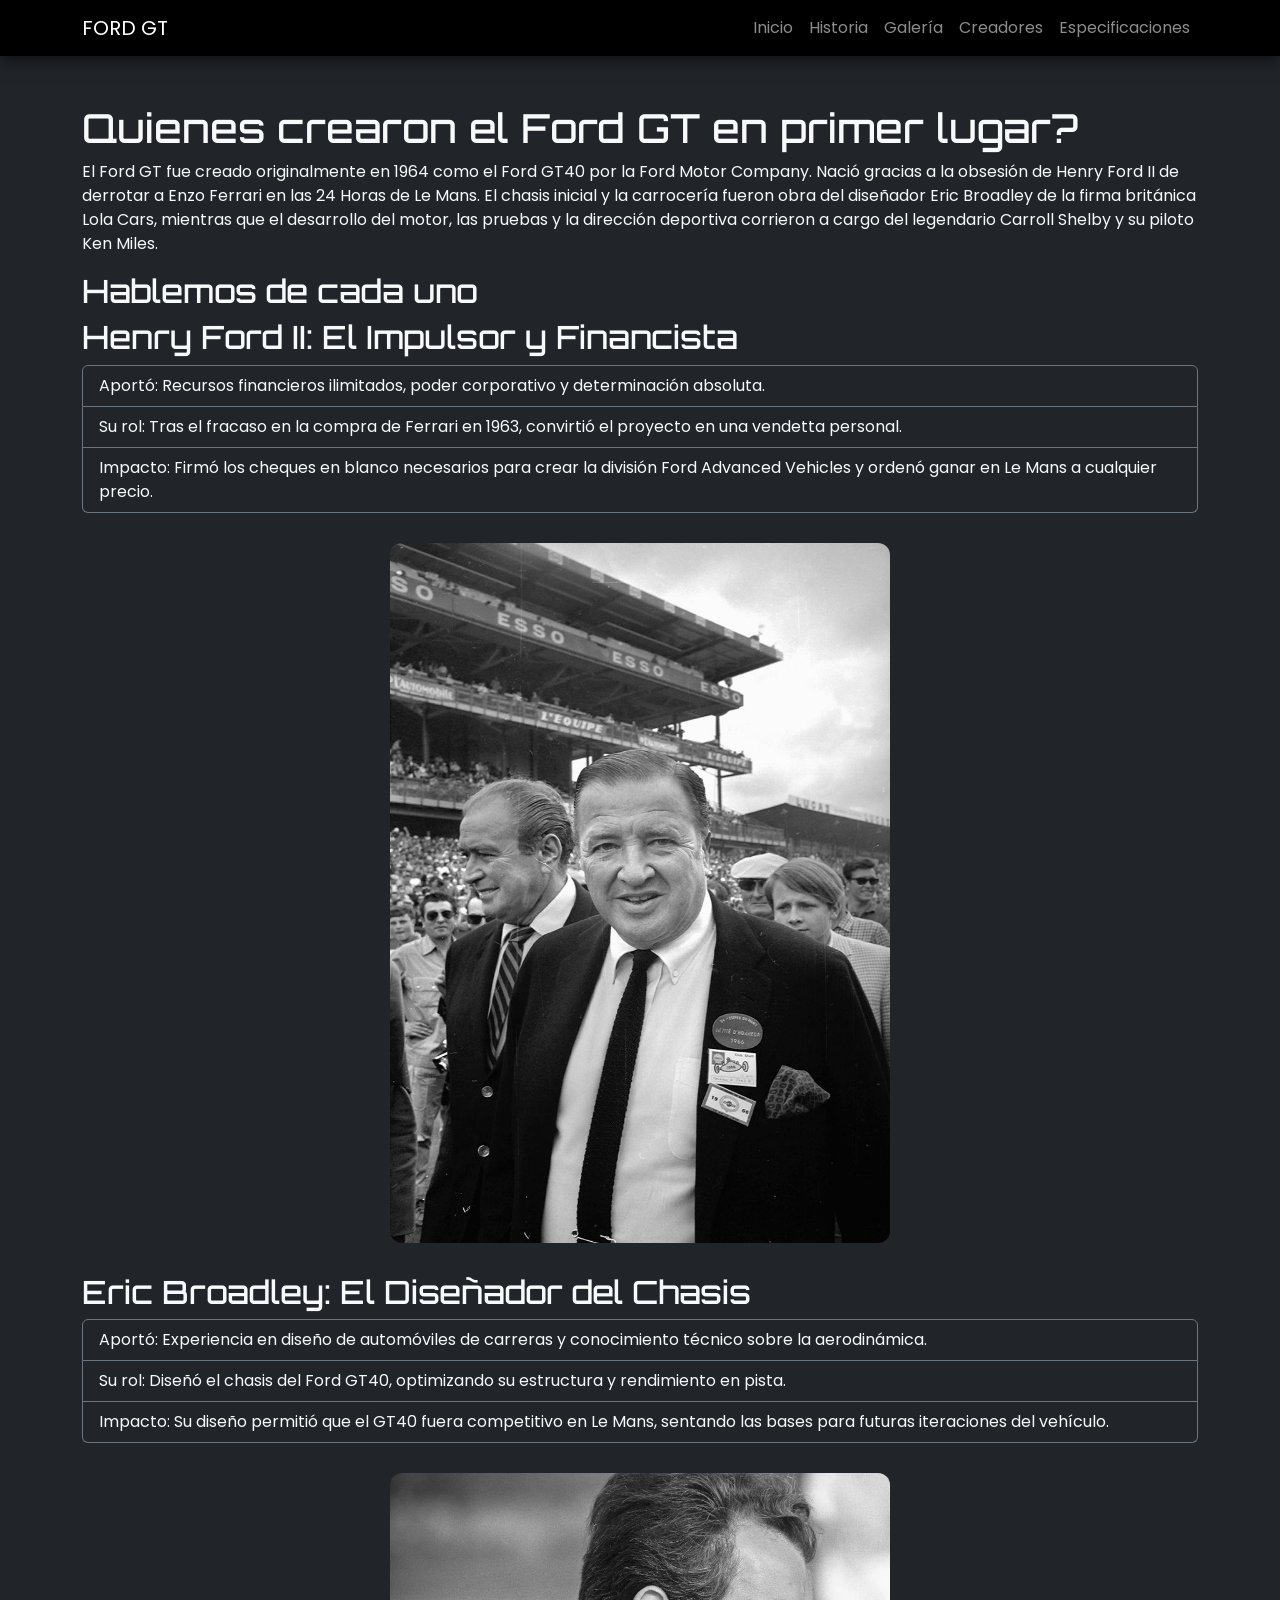
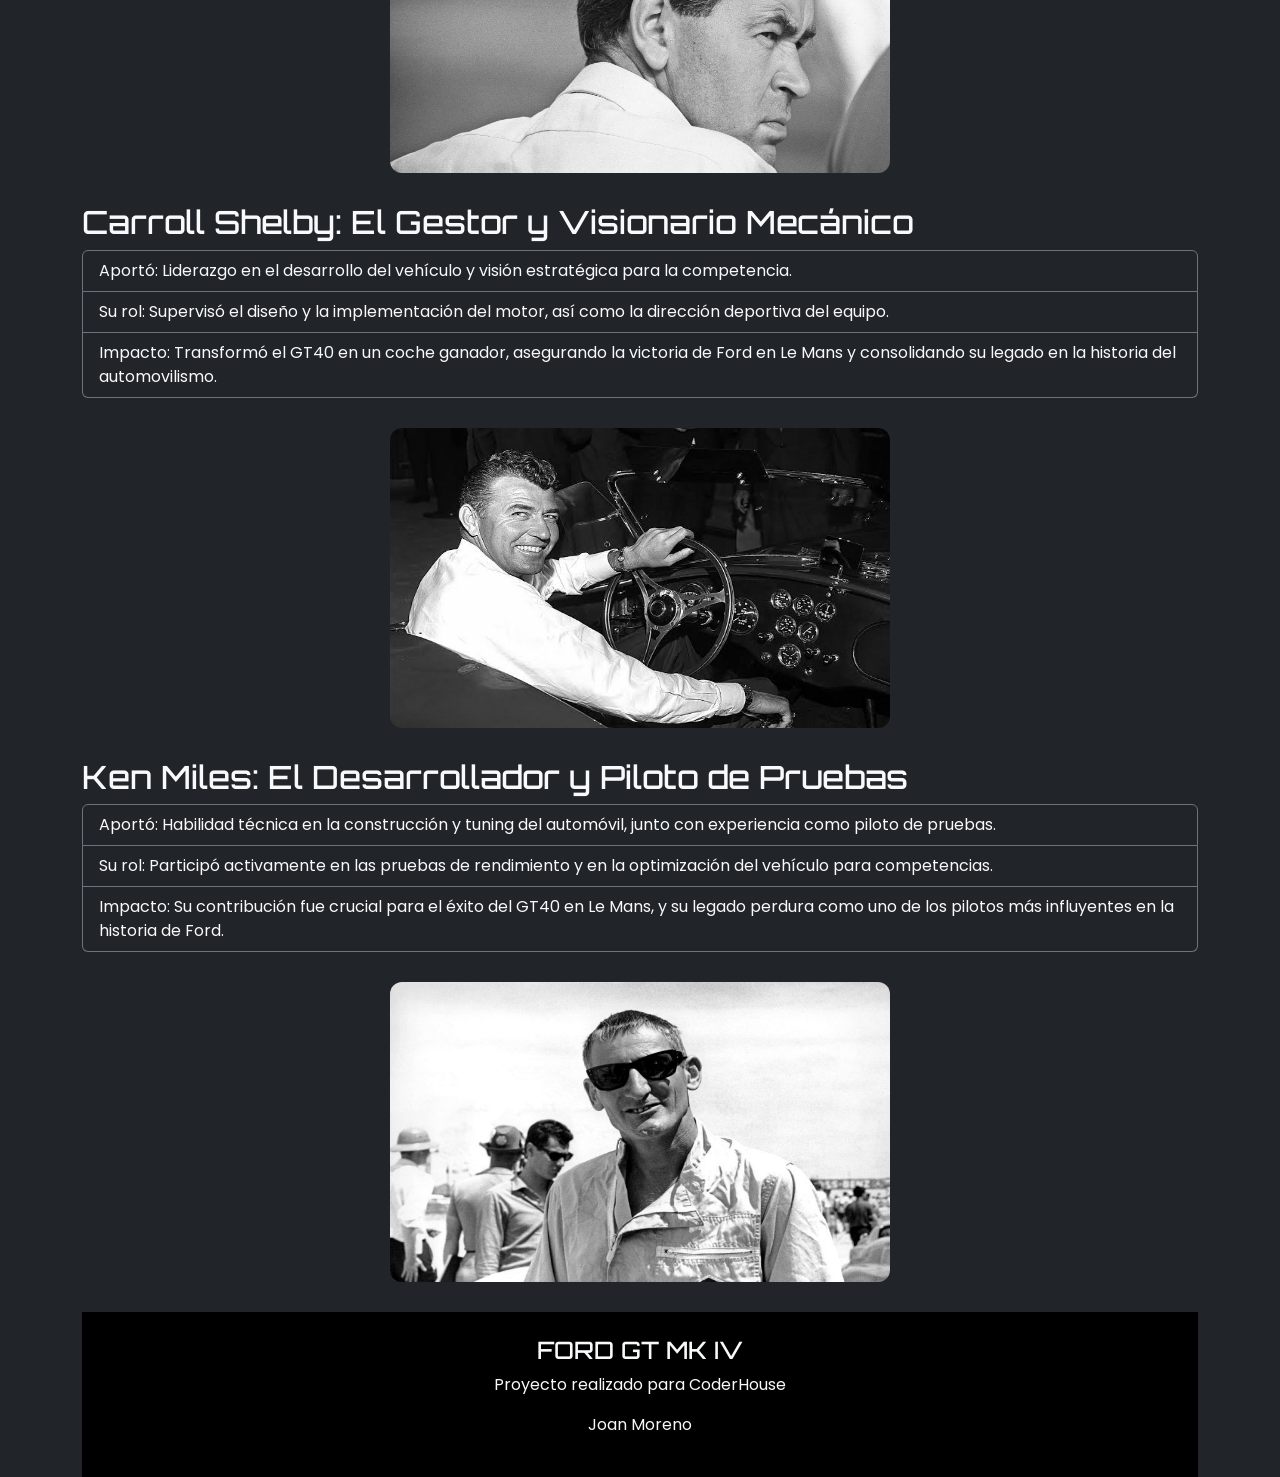
<file: Creadores.html>
<!DOCTYPE html>
<html lang="es">
<head>

<meta charset="UTF-8">

<meta name="viewport" content="width=device-width, initial-scale=1.0">

<meta name="description" content="Descripción específica de esta página">

<meta name="keywords" content="Ford GT, Ford GT MK IV, Le Mans, superdeportivo">

<meta name="author" content="Joan Moreno">

<meta name="robots" content="index, follow">

<meta name="theme-color" content="#111111">

<title>Creadores del Proyecto Ford GT MK IV</title>

<link rel="icon" href="images/favicon.ico" type="image/x-icon">

<link href="https://cdn.jsdelivr.net/npm/bootstrap@5.3.7/dist/css/bootstrap.min.css" rel="stylesheet">

<link rel="stylesheet" href="https://cdn.jsdelivr.net/npm/bootstrap-icons@1.13.1/font/bootstrap-icons.min.css">

<link href="https://fonts.googleapis.com/css2?family=Orbitron:wght@400;700&family=Poppins:wght@300;400;600;700&display=swap" rel="stylesheet">

<link rel="stylesheet" href="styles.css">

</head>
<body class="bg-dark text-light">
<nav class="navbar navbar-expand-lg navbar-dark bg-black sticky-top">
      <div class="container">

        <a class="navbar-brand" href="index.html">FORD GT</a>

        <button class="navbar-toggler"
                type="button"
                data-bs-toggle="collapse"
                data-bs-target="#menu">

          <span class="navbar-toggler-icon"></span>

        </button>

        <div class="collapse navbar-collapse" id="menu">

          <ul class="navbar-nav ms-auto">

            <li class="nav-item">
              <a class="nav-link" href="index.html">Inicio</a>
            </li>

            <li class="nav-item">
              <a class="nav-link" href="historia.html">Historia</a>
            </li>

            <li class="nav-item">
              <a class="nav-link" href="galeria.html">Galería</a>
            </li>

            <li class="nav-item">
              <a class="nav-link" href="Creadores.html">Creadores</a>
            </li>

            <li class="nav-item">
              <a class="nav-link" href="Especificaciones.html">Especificaciones</a>
            </li>

          </ul>

        </div>
    </nav>
<div class="container mt-5">
  
    <h1>Quienes crearon el Ford GT en primer lugar?</h1>
    <p>El Ford GT fue creado originalmente en 1964 como el Ford GT40 por la Ford Motor Company. Nació gracias a la obsesión de Henry Ford II de derrotar a Enzo Ferrari en las 24 Horas de Le Mans. El chasis inicial y la carrocería fueron obra del diseñador Eric Broadley de la firma británica Lola Cars, mientras que el desarrollo del motor, las pruebas y la dirección deportiva corrieron a cargo del legendario Carroll Shelby y su piloto Ken Miles.</p>


  <h2>Hablemos de cada uno</h2>
    
      <h2>Henry Ford II: El Impulsor y Financista</h2>
      
        <ul class="list-group">
          <li class="list-group-item bg-dark text-light border-secondary">Aportó: Recursos financieros ilimitados, poder corporativo y determinación absoluta.</li>
          <li class="list-group-item bg-dark text-light border-secondary">Su rol: Tras el fracaso en la compra de Ferrari en 1963, convirtió el proyecto en una vendetta personal.</li>
          <li class="list-group-item bg-dark text-light border-secondary">Impacto: Firmó los cheques en blanco necesarios para crear la división Ford Advanced Vehicles y ordenó ganar en Le Mans a cualquier precio.</li>
        </ul>
        <img src="H.webp" alt="Henry Ford II" width="500" height="700" loading="lazy">
      

            <h2>Eric Broadley: El Diseñador del Chasis</h2>
      
        <ul class="list-group">
          <li class="list-group-item bg-dark text-light border-secondary">Aportó: Experiencia en diseño de automóviles de carreras y conocimiento técnico sobre la aerodinámica.</li>
          <li class="list-group-item bg-dark text-light border-secondary">Su rol: Diseñó el chasis del Ford GT40, optimizando su estructura y rendimiento en pista.</li>
          <li class="list-group-item bg-dark text-light border-secondary">Impacto: Su diseño permitió que el GT40 fuera competitivo en Le Mans, sentando las bases para futuras iteraciones del vehículo.</li>
        </ul>

        <img src="Eric-Broadley2.jpg" alt="Eric Broadley" width="500" height="300" loading="lazy">
      

            <h2>Carroll Shelby: El Gestor y Visionario Mecánico</h2>
      
        <ul class="list-group">
          <li class="list-group-item bg-dark text-light border-secondary">Aportó: Liderazgo en el desarrollo del vehículo y visión estratégica para la competencia.</li>
          <li class="list-group-item bg-dark text-light border-secondary">Su rol: Supervisó el diseño y la implementación del motor, así como la dirección deportiva del equipo.</li>
            <li class="list-group-item bg-dark text-light border-secondary">Impacto: Transformó el GT40 en un coche ganador, asegurando la victoria de Ford en Le Mans y consolidando su legado en la historia del automovilismo.</li>
        </ul>
        <img src="Carrol Shelby II.jpg" alt="Carroll Shelby" width="500" height="300" loading="lazy">
      

            <h2>Ken Miles: El Desarrollador y Piloto de Pruebas</h2>
      
        <ul class="list-group">
          <li class="list-group-item bg-dark text-light border-secondary">Aportó: Habilidad técnica en la construcción y tuning del automóvil, junto con experiencia como piloto de pruebas.</li>
          <li class="list-group-item bg-dark text-light border-secondary">Su rol: Participó activamente en las pruebas de rendimiento y en la optimización del vehículo para competencias.</li>
            <li class="list-group-item bg-dark text-light border-secondary">Impacto: Su contribución fue crucial para el éxito del GT40 en Le Mans, y su legado perdura como uno de los pilotos más influyentes en la historia de Ford.</li>
        </ul>
        <img src="Ken-Miles.jpeg" alt="Ken Miles" width="500" height="300" loading="lazy">
      

 <script src="https://cdn.jsdelivr.net/npm/bootstrap@5.3.7/dist/js/bootstrap.bundle.min.js"></script>
<footer class="bg-black text-center text-light p-4">

<h4>FORD GT MK IV</h4>

<p>Proyecto realizado para CoderHouse</p>

<p>Joan Moreno</p>

</footer>
</div>
</body>
</html>
</file>
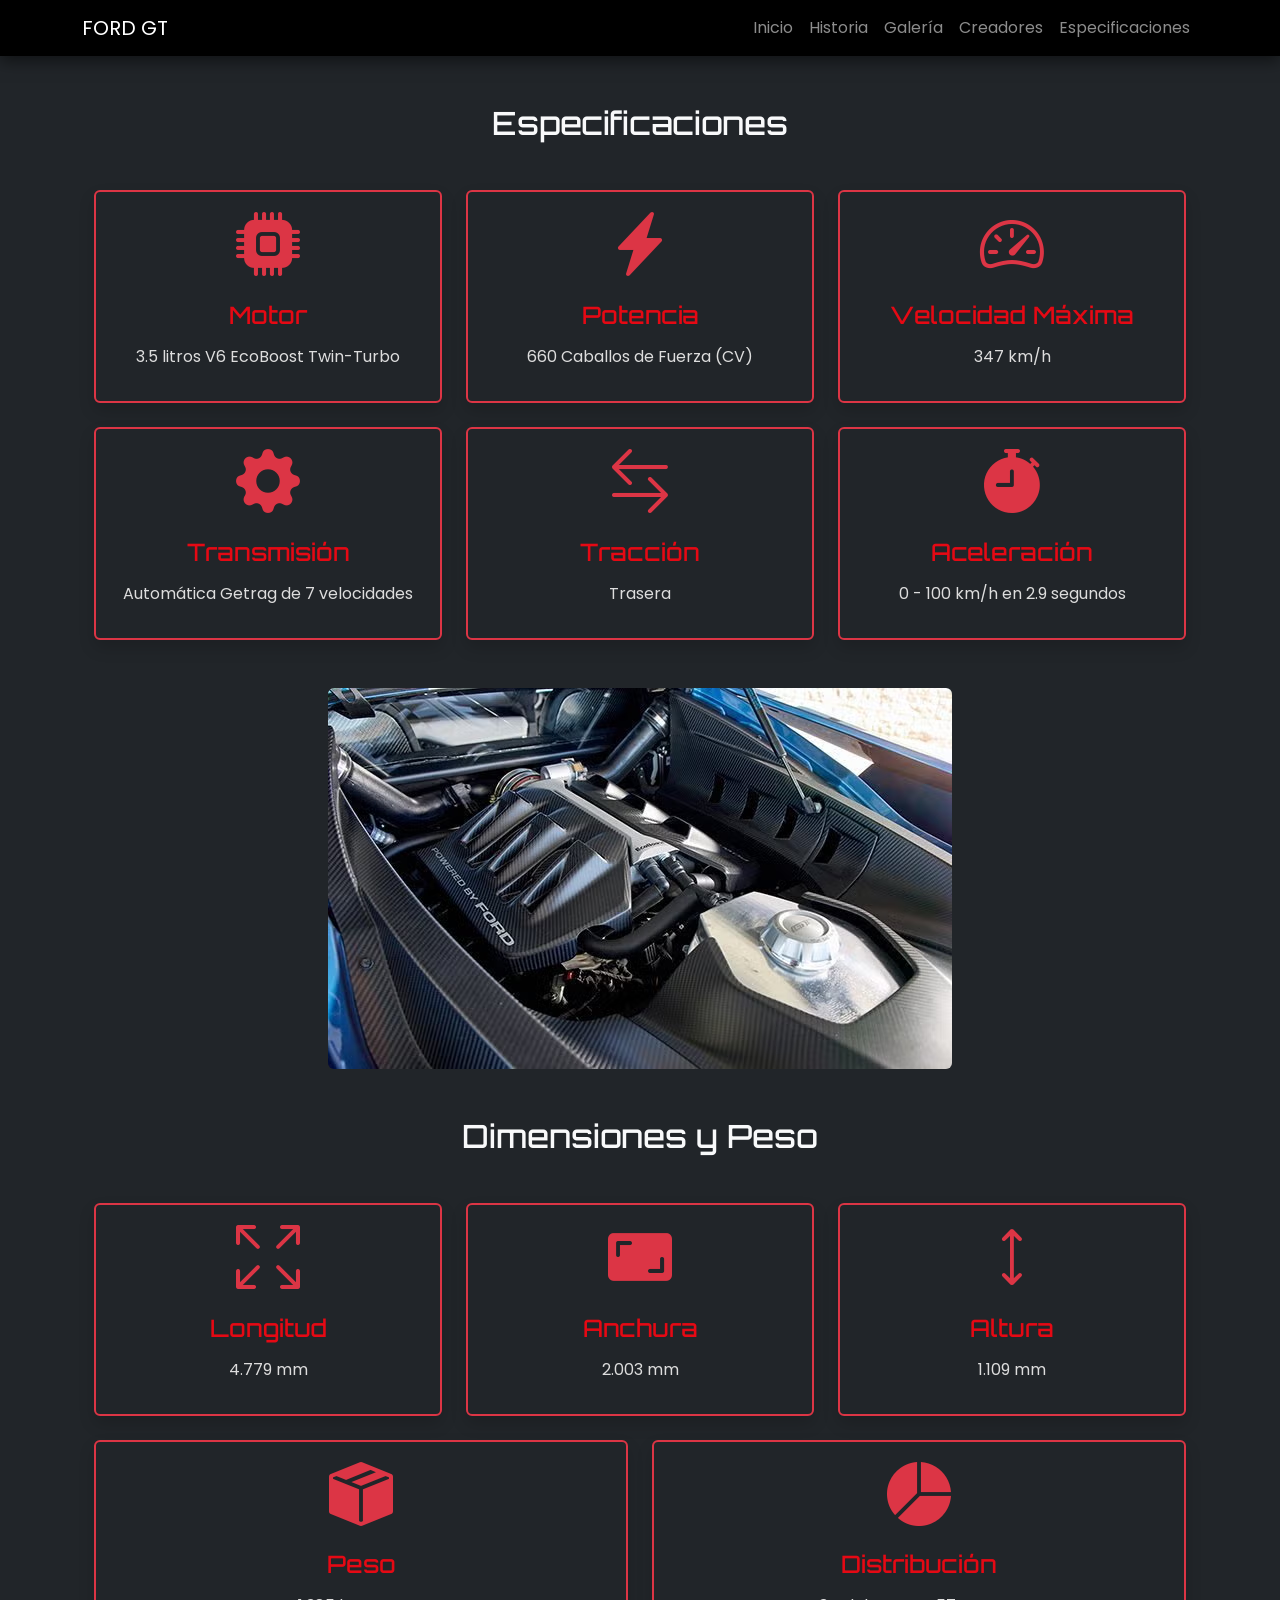
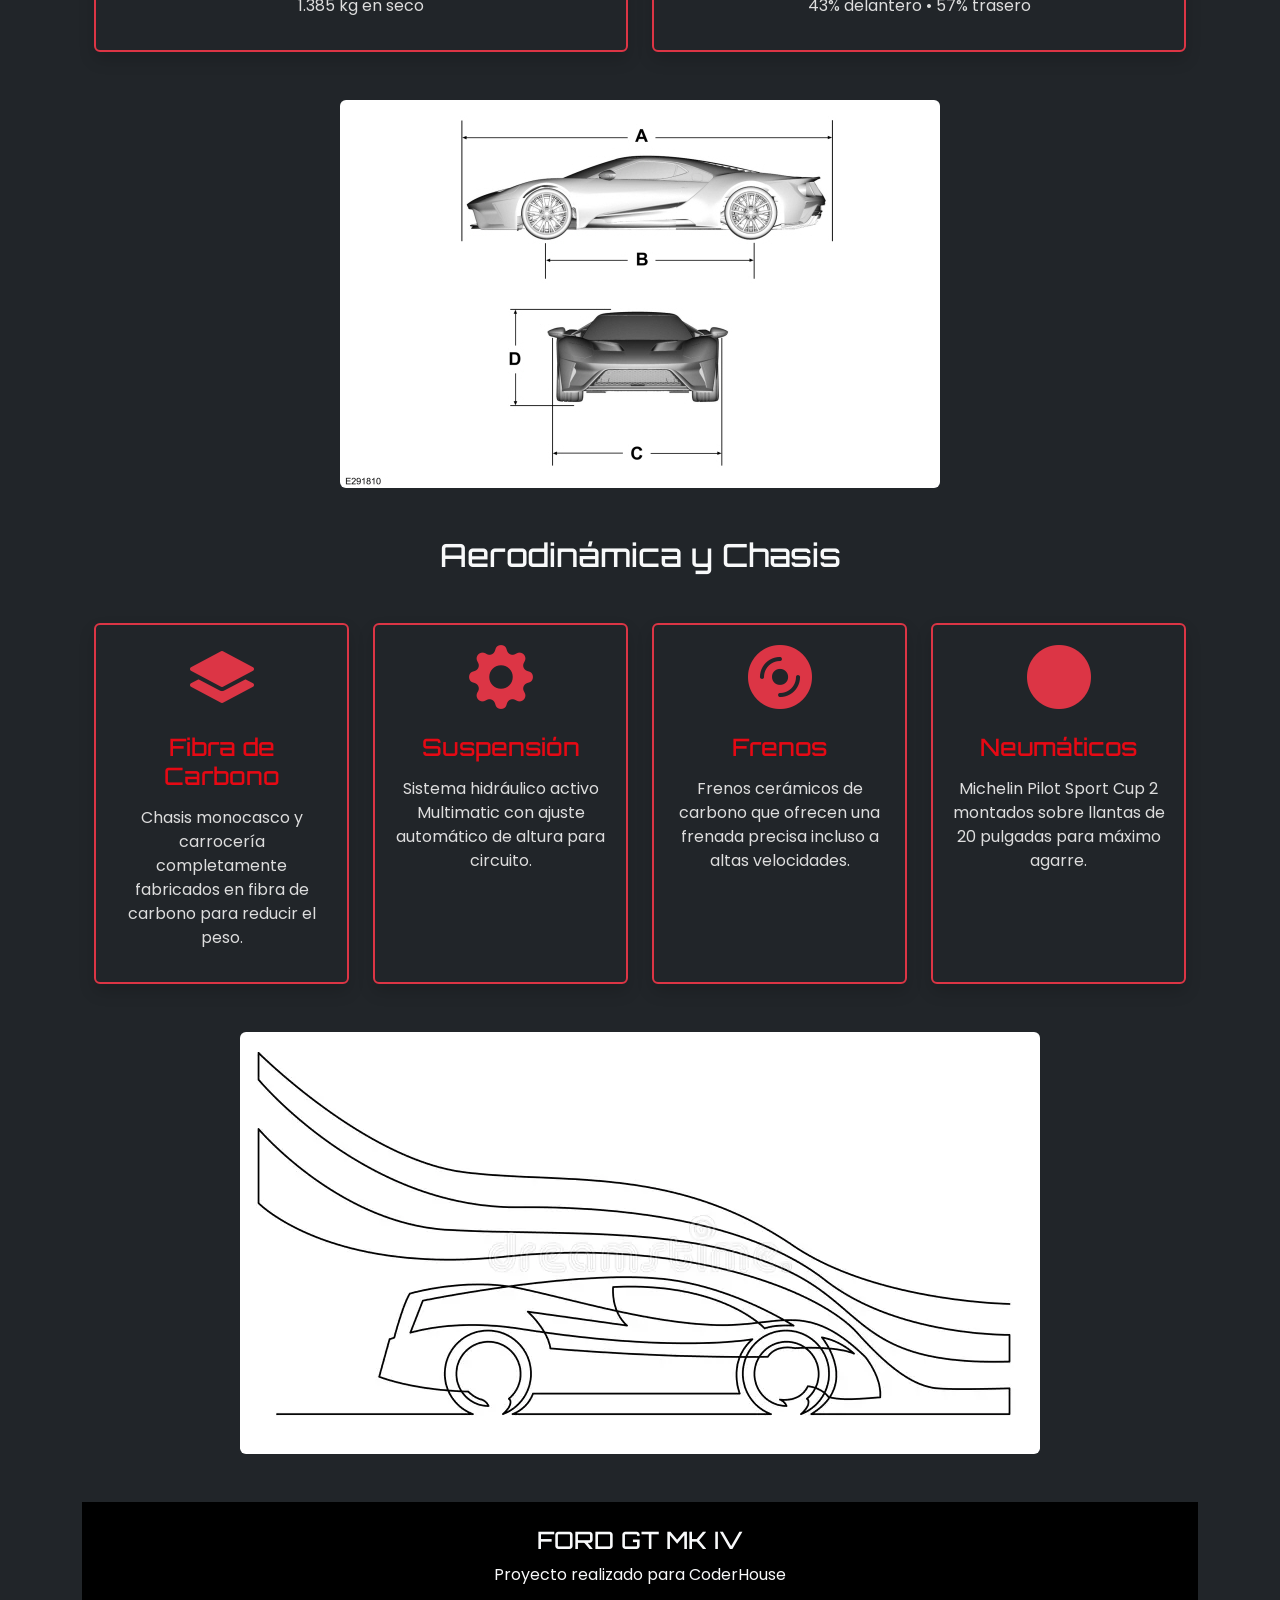
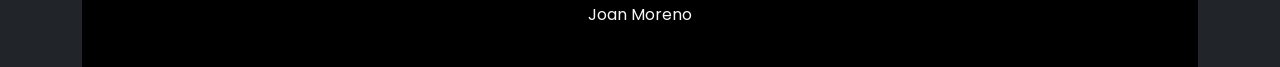
<file: Especificaciones.html>
<!DOCTYPE html>
<html lang="es">
<head>

<meta charset="UTF-8">

<meta name="viewport" content="width=device-width, initial-scale=1.0">

<meta name="description" content="Descripción específica de esta página">

<meta name="keywords" content="Ford GT, Ford GT MK IV, Le Mans, superdeportivo">

<meta name="author" content="Joan Moreno">

<meta name="robots" content="index, follow">

<meta name="theme-color" content="#111111">

<title>Especificaciones Ford GT MK IV</title>

<link rel="icon" href="images/favicon.ico" type="image/x-icon">

<link href="https://cdn.jsdelivr.net/npm/bootstrap@5.3.7/dist/css/bootstrap.min.css" rel="stylesheet">

<link rel="stylesheet" href="https://cdn.jsdelivr.net/npm/bootstrap-icons@1.13.1/font/bootstrap-icons.min.css">

<link href="https://fonts.googleapis.com/css2?family=Orbitron:wght@400;700&family=Poppins:wght@300;400;600;700&display=swap" rel="stylesheet">

<link rel="stylesheet" href="styles.css">

</head>
<body class="bg-dark text-light">
 
<nav class="navbar navbar-expand-lg navbar-dark bg-black sticky-top">
      <div class="container">

        <a class="navbar-brand" href="index.html">FORD GT</a>

        <button class="navbar-toggler"
                type="button"
                data-bs-toggle="collapse"
                data-bs-target="#menu">

          <span class="navbar-toggler-icon"></span>

        </button>

        <div class="collapse navbar-collapse" id="menu">

          <ul class="navbar-nav ms-auto">

            <li class="nav-item">
              <a class="nav-link" href="index.html">Inicio</a>
            </li>

            <li class="nav-item">
              <a class="nav-link" href="historia.html">Historia</a>
            </li>

            <li class="nav-item">
              <a class="nav-link" href="galeria.html">Galería</a>
            </li>

            <li class="nav-item">
              <a class="nav-link" href="Creadores.html">Creadores</a>
            </li>

            <li class="nav-item">
              <a class="nav-link" href="Especificaciones.html">Especificaciones</a>
            </li>

          </ul>

        </div>
    </nav>
    <div class="container mt-5"> 

<section class="container my-5">

    <h2 class="text-center mb-5">Especificaciones</h2>

    <div class="row g-4">

        <div class="col-md-4">
            <div class="card h-100 bg-dark text-light border-danger shadow">
                <div class="card-body text-center">

                    <i class="bi bi-cpu-fill display-3 text-danger"></i>

                    <h4 class="mt-3">Motor</h4>

                    <p>3.5 litros V6 EcoBoost Twin-Turbo</p>

                </div>
            </div>
        </div>

        <div class="col-md-4">
            <div class="card h-100 bg-dark text-light border-danger shadow">
                <div class="card-body text-center">

                    <i class="bi bi-lightning-charge-fill display-3 text-danger"></i>

                    <h4 class="mt-3">Potencia</h4>

                    <p>660 Caballos de Fuerza (CV)</p>

                </div>
            </div>
        </div>

        <div class="col-md-4">
            <div class="card h-100 bg-dark text-light border-danger shadow">
                <div class="card-body text-center">

                    <i class="bi bi-speedometer2 display-3 text-danger"></i>

                    <h4 class="mt-3">Velocidad Máxima</h4>

                    <p>347 km/h</p>

                </div>
            </div>
        </div>

        <div class="col-md-4">
            <div class="card h-100 bg-dark text-light border-danger shadow">
                <div class="card-body text-center">

                    <i class="bi bi-gear-fill display-3 text-danger"></i>

                    <h4 class="mt-3">Transmisión</h4>

                    <p>Automática Getrag de 7 velocidades</p>

                </div>
            </div>
        </div>

        <div class="col-md-4">
            <div class="card h-100 bg-dark text-light border-danger shadow">
                <div class="card-body text-center">

                    <i class="bi bi-arrow-left-right display-3 text-danger"></i>

                    <h4 class="mt-3">Tracción</h4>

                    <p>Trasera</p>

                </div>
            </div>
        </div>

        <div class="col-md-4">
            <div class="card h-100 bg-dark text-light border-danger shadow">
                <div class="card-body text-center">

                    <i class="bi bi-stopwatch-fill display-3 text-danger"></i>

                    <h4 class="mt-3">Aceleración</h4>

                    <p>0 - 100 km/h en 2.9 segundos</p>

                </div>
            </div>
        </div>

    </div>

</section>

<img src="2017-ford-gt-inline7-photo-679909-s-original.avif"
class="img-fluid rounded mx-auto d-block my-5"
loading="lazy"
alt="Ford GT Motor V6 EcoBoost Twin-Turbo">
                
                <section class="container my-5">

    <h2 class="text-center mb-5">Dimensiones y Peso</h2>

    <div class="row g-4">

        <div class="col-md-4">
            <div class="card h-100 bg-dark text-light border-danger shadow">
                <div class="card-body text-center">

                    <i class="bi bi-arrows-fullscreen display-3 text-danger"></i>

                    <h4 class="mt-3">Longitud</h4>

                    <p>4.779 mm</p>

                </div>
            </div>
        </div>

        <div class="col-md-4">
            <div class="card h-100 bg-dark text-light border-danger shadow">
                <div class="card-body text-center">

                    <i class="bi bi-aspect-ratio-fill display-3 text-danger"></i>

                    <h4 class="mt-3">Anchura</h4>

                    <p>2.003 mm</p>

                </div>
            </div>
        </div>

        <div class="col-md-4">
            <div class="card h-100 bg-dark text-light border-danger shadow">
                <div class="card-body text-center">

                    <i class="bi bi-arrows-vertical display-3 text-danger"></i>

                    <h4 class="mt-3">Altura</h4>

                    <p>1.109 mm</p>

                </div>
            </div>
        </div>

        <div class="col-md-6">
            <div class="card h-100 bg-dark text-light border-danger shadow">
                <div class="card-body text-center">

                    <i class="bi bi-box-seam-fill display-3 text-danger"></i>

                    <h4 class="mt-3">Peso</h4>

                    <p>1.385 kg en seco</p>

                </div>
            </div>
        </div>

        <div class="col-md-6">
            <div class="card h-100 bg-dark text-light border-danger shadow">
                <div class="card-body text-center">

                    <i class="bi bi-pie-chart-fill display-3 text-danger"></i>

                    <h4 class="mt-3">Distribución</h4>

                    <p>43% delantero • 57% trasero</p>

                </div>
            </div>
        </div>

    </div>

</section>

<img src="imagen2.jpg"
loading="lazy"
class="img-fluid rounded mx-auto d-block my-5"
alt="Dimensiones del Ford GT">

                <section class="container my-5">

    <h2 class="text-center mb-5">Aerodinámica y Chasis</h2>

    <div class="row g-4">

        <div class="col-md-3">
            <div class="card h-100 bg-dark text-light border-danger shadow">
                <div class="card-body text-center">

                    <i class="bi bi-layers-fill display-3 text-danger"></i>

                    <h4 class="mt-3">Fibra de Carbono</h4>

                    <p>
                        Chasis monocasco y carrocería completamente fabricados en fibra de carbono para reducir el peso.
                    </p>

                </div>
            </div>
        </div>

        <div class="col-md-3">
            <div class="card h-100 bg-dark text-light border-danger shadow">
                <div class="card-body text-center">

                    <i class="bi bi-gear-fill display-3 text-danger"></i>

                    <h4 class="mt-3">Suspensión</h4>

                    <p>
                        Sistema hidráulico activo Multimatic con ajuste automático de altura para circuito.
                    </p>

                </div>
            </div>
        </div>

        <div class="col-md-3">
            <div class="card h-100 bg-dark text-light border-danger shadow">
                <div class="card-body text-center">

                    <i class="bi bi-disc-fill display-3 text-danger"></i>

                    <h4 class="mt-3">Frenos</h4>

                    <p>
                        Frenos cerámicos de carbono que ofrecen una frenada precisa incluso a altas velocidades.
                    </p>

                </div>
            </div>
        </div>

        <div class="col-md-3">
            <div class="card h-100 bg-dark text-light border-danger shadow">
                <div class="card-body text-center">

                    <i class="bi bi-circle-fill display-3 text-danger"></i>

                    <h4 class="mt-3">Neumáticos</h4>

                    <p>
                        Michelin Pilot Sport Cup 2 montados sobre llantas de 20 pulgadas para máximo agarre.
                    </p>

                </div>
            </div>
        </div>

    </div>

    <img src="Aerodinamica.webp"
         loading="lazy"
         class="img-fluid rounded mx-auto d-block my-5"
         alt="Aerodinámica del Ford GT Mk IV">

</section>

                <script src="https://cdn.jsdelivr.net/npm/bootstrap@5.3.7/dist/js/bootstrap.bundle.min.js"></script>
<footer class="bg-black text-center text-light p-4">

<h4>FORD GT MK IV</h4>

<p>Proyecto realizado para CoderHouse</p>

<p>Joan Moreno</p>

</footer>
</div>
</body>
</html>
</file>
<file: styles.css>
* {
  margin: 0;
  padding: 0;
  box-sizing: border-box;
}

body {
  background: #111111;
  color: #ffffff;
  font-family: "Poppins", sans-serif;
}

h1,
h2,
h3,
h4,
h5,
h6 {
  font-family: "Orbitron", sans-serif;
}

nav {
  display: flex;
  justify-content: center;
  align-items: center;
  gap: 20px;
}
nav a {
  color: white;
}
nav a:hover {
  color: #e50914;
}

button {
  padding: 12px 20px;
  border: none;
  border-radius: 8px;
  background: #e50914;
  color: white;
  cursor: pointer;
  transition: 0.3s;
}
button:hover {
  background: #b80710;
}

.favoritos-container {
  background: #1a1a1a;
  border-radius: 12px;
}

@media (max-width: 768px) {
  nav {
    flex-direction: column;
  }
}
.imagenes-grid {
  display: grid;
  grid-template-columns: repeat(2, 1fr);
  gap: 25px;
  max-width: 1000px;
  margin: 50px auto;
}

.imagenes-grid img {
  width: 100%;
  height: 280px;
  object-fit: cover;
  border-radius: 12px;
  transition: 0.3s;
}

.imagenes-grid img:hover {
  transform: scale(1.05);
}

img {
  display: block;
  margin: 30px auto;
  max-width: 100%;
  border-radius: 12px;
}

img {
  transition: 0.4s ease;
  cursor: pointer;
}

img:hover {
  transform: scale(1.08);
  filter: brightness(1.15);
}

body {
  font-family: "Poppins", sans-serif !important;
}

h1,
h2,
h3,
h4,
h5,
h6 {
  font-family: "Orbitron", sans-serif !important;
}

.carousel{
    max-width:1000px;
    margin:50px auto;
    border-radius:20px;
    overflow:hidden;
    box-shadow:0 15px 40px rgba(0,0,0,.5);
}

.carousel img{
    height:600px;
    object-fit:cover;
}

.carousel-caption{
    background:rgba(0,0,0,.55);
    border-radius:12px;
    padding:20px;
}

.carousel h3{
    color:white;
}

.carousel p{
    color:#ddd;
}

.card{
    transition:0.4s;
    border-width:2px;
}

.card:hover{
    transform:translateY(-10px);
    box-shadow:0 15px 30px rgba(229,9,20,.35);
}

.card h4{
    color:#e50914;
    margin-bottom:15px;
}

.card p{
    color:#ddd;
}

.card{

    transition:.4s;

}

.card:hover{

    transform:translateY(-10px);

    box-shadow:0 15px 35px rgba(229,9,20,.45);

}

.card i{

    transition:.4s;

}

.card:hover i{

    transform:scale(1.2);

}

.navbar{

box-shadow:0 5px 15px rgba(0,0,0,.5);

}

section{

animation: aparecer .8s ease;

}

@keyframes aparecer{

from{

opacity:0;

transform:translateY(40px);

}

to{

opacity:1;

transform:translateY(0);

}

}

*{

transition:.25s;

}
</file>
